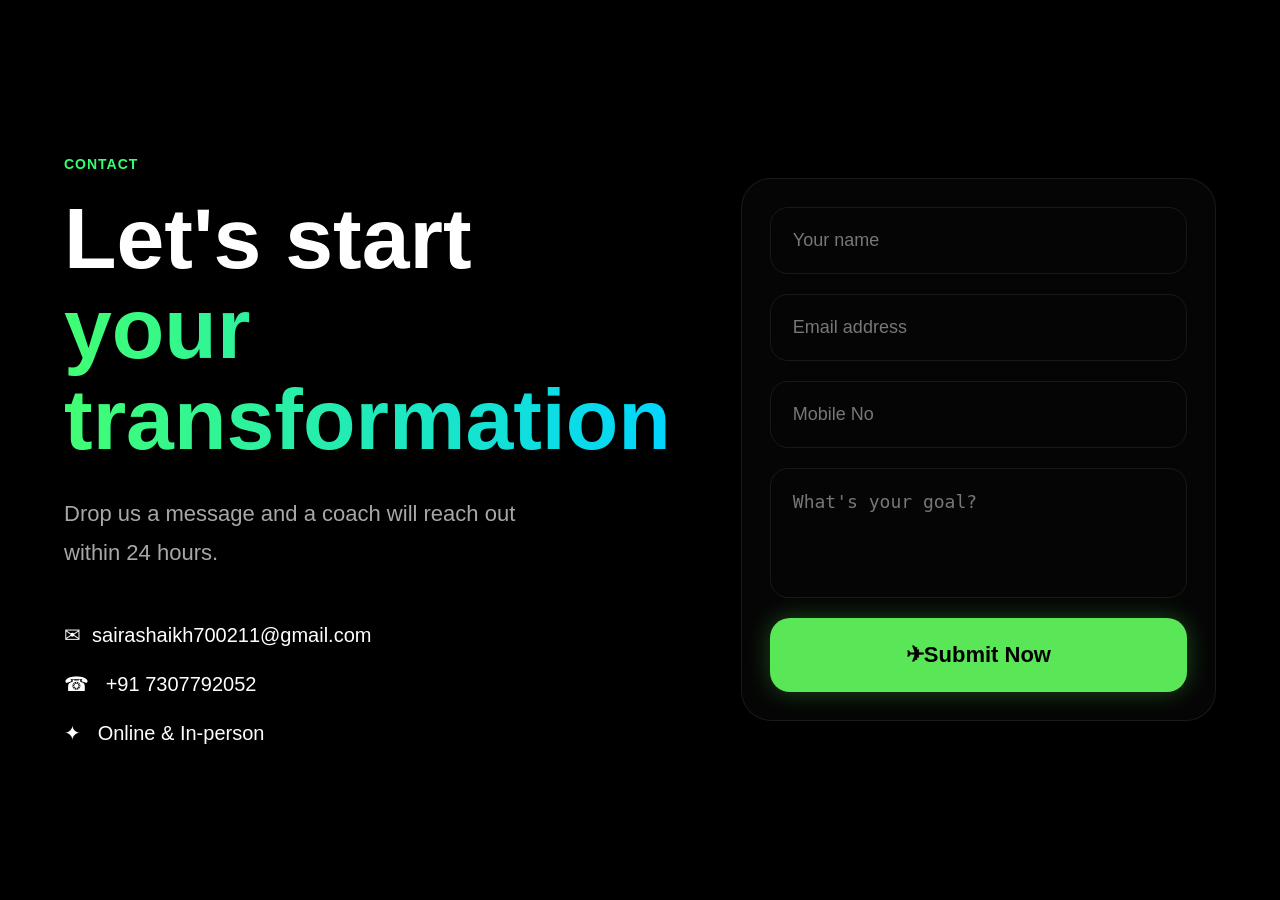
<file: Contact-Us.html>
﻿<!DOCTYPE html>
<html lang="en">
<head>
  <meta charset="UTF-8">
  <meta name="viewport" content="width=device-width, initial-scale=1.0">
  <title>Contact Us - The Fit Theory</title>

  <!-- CSS FILE -->
  <link rel="stylesheet" href="contact.css">
    <link href="contact.css" rel="stylesheet" />
</head>

<body>

  <!-- CONTACT SECTION -->
  <section class="contact-section">

    <div class="container contact-grid">

      <!-- LEFT SIDE -->
      <div class="contact-left">

        <span class="section-tag">
          CONTACT
        </span>

        <h1>
          Let's start
          <span>your transformation</span>
        </h1>

        <p>
          Drop us a message and a coach will
          reach out within 24 hours.
        </p>

        <div class="contact-info">

          <div class="info-item">
            ✉ &nbsp;sairashaikh700211@gmail.com
          </div>

          <div class="info-item">
            ☎ &nbsp; +91 7307792052
          </div>

          <div class="info-item">
            ✦ &nbsp; Online & In-person
          </div>

        </div>

      </div>


      <!-- RIGHT SIDE -->
      <div class="contact-right">

        <form>

          <input type="text" placeholder="Your name">

          <input type="email" placeholder="Email address">

          <input type="text" placeholder="Mobile No">

          <textarea placeholder="What's your goal?"></textarea>

          <button type="submit">
            ✈Submit Now
          </button>

        </form>

      </div>

    </div>

  </section>

</body>
</html>
</file>
<file: contact.css>
﻿*{
  margin:0;
  padding:0;
  box-sizing:border-box;
}

body{
  background:#000;
  font-family:Arial, Helvetica, sans-serif;
  color:#fff;
}

.container{
  width:90%;
  max-width:1200px;
  margin:auto;
}

/* =========================
   CONTACT SECTION
========================= */

.contact-section{
  min-height:100vh;
  display:flex;
  align-items:center;
  padding:80px 0;
  background:#000;
}

.contact-grid{
  display:grid;
  grid-template-columns:1fr 1fr;
  gap:70px;
  align-items:center;
}

/* =========================
   LEFT SIDE
========================= */

.section-tag{
  color:#32ff73;
  font-size:14px;
  font-weight:700;
  letter-spacing:1px;
}

.contact-left h1{
  font-size:86px;
  line-height:1.05;
  margin:20px 0 30px;
  font-weight:700;
}

.contact-left h1 span{
  display:block;
  background:linear-gradient(to right,#41ff72,#00d5ff);
  -webkit-background-clip:text;
  -webkit-text-fill-color:transparent;
}

.contact-left p{
  color:#a7a7a7;
  font-size:22px;
  line-height:1.8;
  max-width:500px;
  margin-bottom:50px;
}

.contact-info{
  display:flex;
  flex-direction:column;
  gap:25px;
}

.info-item{
  font-size:20px;
  font-weight:500;
}

/* =========================
   RIGHT SIDE
========================= */

.contact-right{
  border:1px solid rgba(255,255,255,0.08);
  border-radius:30px;
  padding:28px;
  background:#050505;
}

form{
  display:flex;
  flex-direction:column;
  gap:20px;
}

input,
textarea{
  width:100%;
  background:transparent;
  border:1px solid rgba(255,255,255,0.08);
  border-radius:18px;
  padding:22px;
  color:#fff;
  font-size:18px;
  outline:none;
}

textarea{
  height:130px;
  resize:none;
}

input::placeholder,
textarea::placeholder{
  color:#777;
}

button{
  background:#59e657;
  color:#000;
  border:none;
  padding:24px;
  border-radius:20px;
  font-size:22px;
  font-weight:700;
  cursor:pointer;
  transition:0.3s;
  box-shadow:0 0 25px rgba(89,230,87,0.3);
}

button:hover{
  transform:translateY(-2px);
}

/* =========================
   RESPONSIVE
========================= */

@media(max-width:992px){

  .contact-grid{
    grid-template-columns:1fr;
  }

  .contact-left h1{
    font-size:62px;
  }

}

@media(max-width:768px){

  .contact-section{
    padding:60px 0;
  }

  .contact-left h1{
    font-size:48px;
  }

  .contact-left p{
    font-size:18px;
  }

  .info-item{
    font-size:18px;
  }

  input,
  textarea{
    font-size:16px;
    padding:18px;
  }

  button{
    font-size:18px;
    padding:20px;
  }

}
</file>
